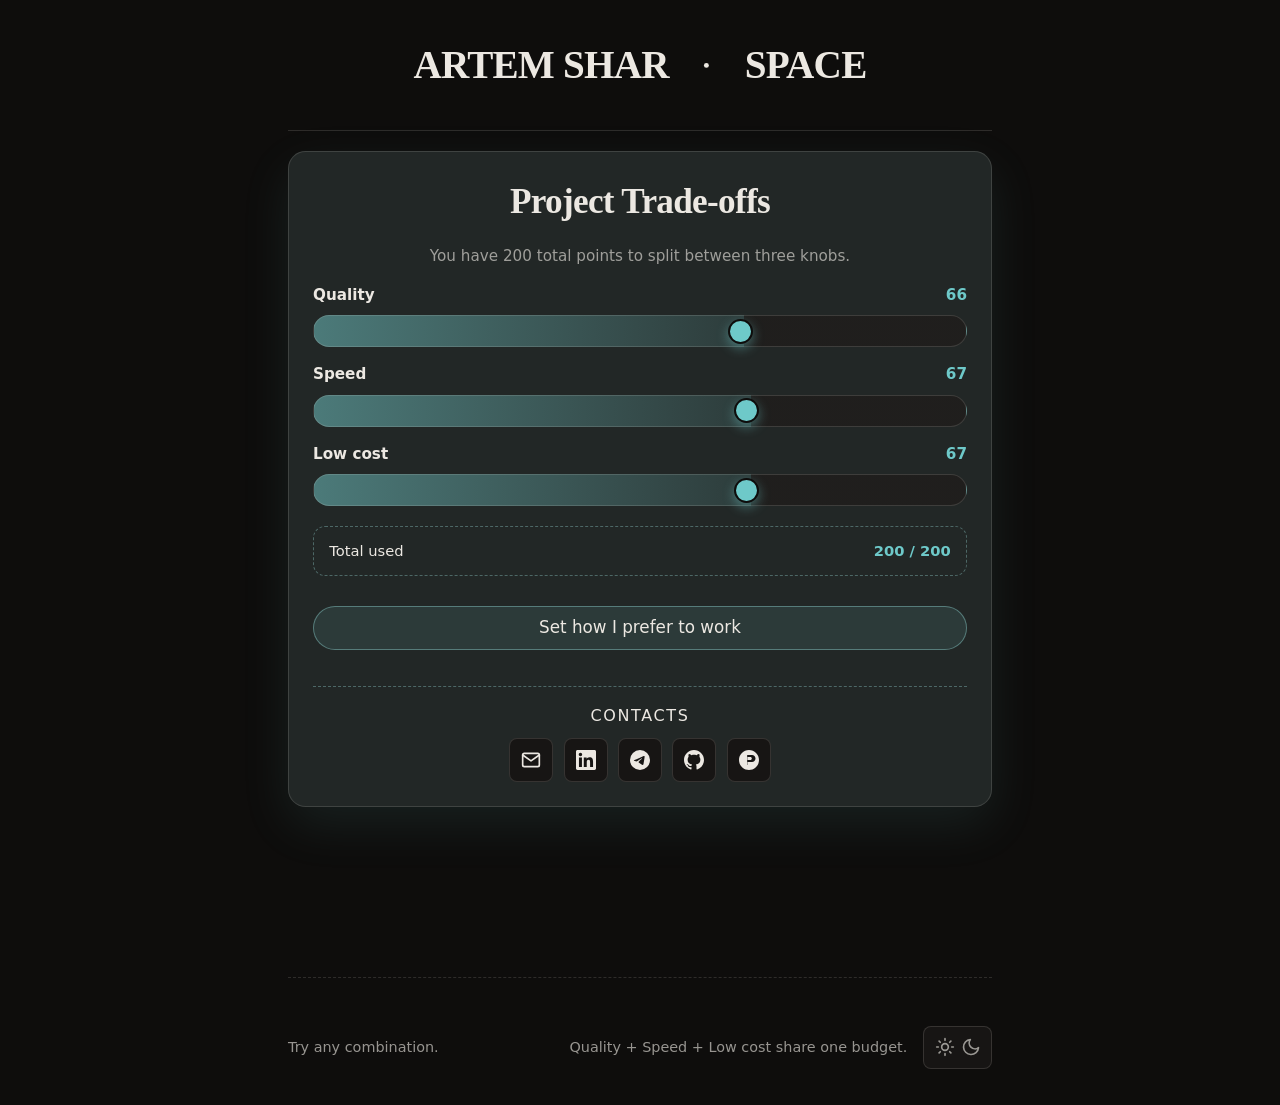
<file: tradeoffs.html>
<!DOCTYPE html>
<html lang="en">
  <head>
    <meta charset="utf-8" />
    <meta name="viewport" content="width=device-width, initial-scale=1" />
    <meta
      name="description"
      content="Interactive project trade-off knobs: quality, speed, and low cost."
    />
    <meta name="color-scheme" content="light dark" />
    <meta name="theme-color" media="(prefers-color-scheme: light)" content="#ffffff" />
    <meta name="theme-color" media="(prefers-color-scheme: dark)" content="#0e0d0c" />
    <link rel="icon" href="icon.svg" type="image/svg+xml" />
    <link rel="stylesheet" href="css/main.css" />
    <link rel="stylesheet" href="css/tradeoffs.css" />
    <script>
      try {
        var t = localStorage.getItem("artemshar.space-theme");
        if (t === "light" || t === "dark") document.documentElement.dataset.theme = t;
      } catch (_) {}
    </script>
    <title>Quality × Speed × Low Cost</title>
  </head>
  <body>
    <a class="skip" href="#main">Skip to content</a>

    <div class="page tradeoffs-page">
      <div class="shell tradeoffs-shell">
        <header class="site-header">
          <a class="wordmark notranslate" href="/" translate="no">Artem Shar<svg class="wordmark-dot" viewBox="0 0 24 24" aria-hidden="true"><circle class="wordmark-dot__ring" cx="12" cy="12" r="8" /><circle class="wordmark-dot__dot" cx="12" cy="12" r="1" /></svg> Space</a>
        </header>
        <main id="main" class="site-main tradeoffs-main">
          <section class="knobs-card" aria-labelledby="knobs-heading">
            <h1 id="knobs-heading" class="knobs-title">Project Trade-offs</h1>
            <p class="knobs-subtitle">You have 200 total points to split between three knobs.</p>

            <ul class="knob-list" aria-label="Trade-off knobs">
              <li class="knob-item">
                <label class="knob-label" for="knob-quality">
                  <span>Quality</span>
                  <output id="value-quality" for="knob-quality">66</output>
                </label>
                <input id="knob-quality" class="knob-slider" data-knob="quality" type="range" min="0" max="100" step="1" value="66" />
              </li>
              <li class="knob-item">
                <label class="knob-label" for="knob-speed">
                  <span>Speed</span>
                  <output id="value-speed" for="knob-speed">67</output>
                </label>
                <input id="knob-speed" class="knob-slider" data-knob="speed" type="range" min="0" max="100" step="1" value="67" />
              </li>
              <li class="knob-item">
                <label class="knob-label" for="knob-lowcost">
                  <span>Low cost</span>
                  <output id="value-lowcost" for="knob-lowcost">67</output>
                </label>
                <input id="knob-lowcost" class="knob-slider" data-knob="lowcost" type="range" min="0" max="100" step="1" value="67" />
              </li>
            </ul>

            <div class="budget-row" aria-live="polite">
              <span>Total used</span>
              <strong><span data-total-used>200</span> / 200</strong>
            </div>
            <button class="tradeoffs-preset" type="button" data-preset-workstyle>
              Set how I prefer to work
            </button>

            <section class="tradeoffs-contacts" id="contact" aria-labelledby="contact-heading" style="text-align: center;">
              <h2 id="contact-heading" class="section-title">Contacts</h2>
              <ul class="contact-list">
                <li>
                  <a href="mailto:artem.ude@gmail.com" rel="me" target="_blank" title="artem.ude@gmail.com">
                    <span class="visually-hidden">Email</span>
                    <svg viewBox="0 0 24 24" width="20" height="20" aria-hidden="true">
                      <use href="icons/sprite.svg#email"></use>
                    </svg>
                  </a>
                </li>
                <li>
                  <a href="https://www.linkedin.com/in/artemshar" rel="me noreferrer" target="_blank" title="@artemshar on LinkedIn">
                    <span class="visually-hidden">LinkedIn</span>
                    <svg viewBox="0 0 24 24" width="20" height="20" aria-hidden="true">
                      <use href="icons/sprite.svg#linkedin"></use>
                    </svg>
                  </a>
                </li>
                <li>
                  <a href="https://t.me/artemshar" rel="me noreferrer" target="_blank" title="Telegram: t.me/artemshar">
                    <span class="visually-hidden">Telegram</span>
                    <svg viewBox="0 0 24 24" width="20" height="20" aria-hidden="true">
                      <use href="icons/sprite.svg#telegram"></use>
                    </svg>
                  </a>
                </li>
                <li>
                  <a href="https://github.com/artemshar" rel="me noreferrer" target="_blank" title="@artemshar on GitHub">
                    <span class="visually-hidden">GitHub</span>
                    <svg viewBox="0 0 24 24" width="20" height="20" aria-hidden="true">
                      <use href="icons/sprite.svg#github"></use>
                    </svg>
                  </a>
                </li>
                <li>
                  <a href="https://www.producthunt.com/@artemshar" rel="me noreferrer" target="_blank" title="@artemshar on Product Hunt">
                    <span class="visually-hidden">Product Hunt</span>
                    <svg viewBox="0 0 24 24" width="20" height="20" aria-hidden="true">
                      <use href="icons/sprite.svg#producthunt"></use>
                    </svg>
                  </a>
                </li>
              </ul>
            </section>
          </section>
        </main>

        <footer class="site-footer tradeoffs-footer">
          <span>Try any combination.</span>
          <div class="footer-end">
            <span>Quality + Speed + Low cost share one budget.</span>
            <button
              type="button"
              class="theme-toggle"
              data-theme-toggle
              aria-label="Theme: Light theme. Click to switch."
              title="Light theme"
            >
              <svg data-icon="sun" viewBox="0 0 24 24" width="20" height="20" aria-hidden="true" hidden>
                <use href="icons/sprite.svg#theme-sun"></use>
              </svg>
              <svg data-icon="moon" viewBox="0 0 24 24" width="20" height="20" aria-hidden="true" hidden>
                <use href="icons/sprite.svg#theme-moon"></use>
              </svg>
            </button>
          </div>
        </footer>
      </div>
    </div>

    <script src="js/theme.js" defer></script>
    <script src="js/tradeoffs.js" defer></script>
  </body>
</html>
</file>
<file: css/main.css>
/* Cascade layers: rules in later-named layers win over earlier ones when specificity ties.
   Order is low → high priority: reset, base, layout, components. */
@layer reset, base, layout, components;

@layer reset {
  *,
  *::before,
  *::after {
    box-sizing: border-box;
  }

  * {
    margin: 0;
  }

  html {
    -webkit-text-size-adjust: 100%;
    text-size-adjust: 100%;
  }

  body {
    min-block-size: 100dvb;
    line-height: 1.5;
  }

  img,
  picture,
  svg {
    display: block;
    max-inline-size: 100%;
  }

  input,
  button,
  textarea,
  select {
    font: inherit;
  }
}

@layer base {
  :root {
    color-scheme: light dark;

    --font-sans: system-ui, "Segoe UI", Roboto, Ubuntu, Cantarell, "Noto Sans", sans-serif;
    --font-display: "Iowan Old Style", "Palatino Linotype", Palatino, "Book Antiqua", ui-serif, Georgia, serif;

    --space-xs: 0.35rem;
    --space-sm: 0.65rem;
    --space-md: 1rem;
    --space-lg: 1.75rem;
    --space-xl: 3rem;
    --space-2xl: clamp(3rem, 8dvi, 6rem);

    --text-sm: 0.9rem;
    --text-base: 1.05rem;
    --text-lg: clamp(1.15rem, 2.5dvi, 1.35rem);
    --text-display: clamp(2.25rem, 6dvi + 1rem, 3.75rem);

    --radius: 0.5rem;
    --content-max: 42rem;

    --ease-out: cubic-bezier(0.22, 1, 0.36, 1);
    --duration: 180ms;
  }

  /* Theme tokens: custom properties (--name) set per color scheme; use via var(--name). */
  :root,
  [data-theme="light"] {
    --bg: #ffffff;
    --bg-elevated: #ffffff;
    --fg: #141210; /* foreground: default text and icon color on --bg */
    --fg-muted: color-mix(in oklab, var(--fg) 58%, transparent);
    --border: color-mix(in oklab, var(--fg) 12%, transparent);
    --accent: #0d5c63;
    --accent-fg: #f4fbfb;
    --glow: color-mix(in oklab, var(--accent) 22%, transparent);
  }

  [data-theme="dark"] {
    color-scheme: dark;
    --bg: #0e0d0c;
    --bg-elevated: #171514;
    --fg: #ece8e2; /* foreground: default text and icon color on --bg */
    --fg-muted: color-mix(in oklab, var(--fg) 62%, transparent);
    --border: color-mix(in oklab, var(--fg) 14%, transparent);
    --accent: #6ec9c9;
    --accent-fg: #041012;
    --glow: color-mix(in oklab, var(--accent) 18%, transparent);
  }

  @media (prefers-color-scheme: dark) {
    :root:not([data-theme]) {
      color-scheme: dark;
      --bg: #0e0d0c;
      --bg-elevated: #171514;
      --fg: #ece8e2; /* foreground: default text and icon color on --bg */
      --fg-muted: color-mix(in oklab, var(--fg) 62%, transparent);
      --border: color-mix(in oklab, var(--fg) 14%, transparent);
      --accent: #6ec9c9;
      --accent-fg: #041012;
      --glow: color-mix(in oklab, var(--accent) 18%, transparent);
    }
  }

  html {
    font-family: var(--font-sans);
    font-size: 100%;
    background: var(--bg);
    color: var(--fg);
    scroll-behavior: smooth;
  }

  @media (prefers-reduced-motion: reduce) {
    html {
      scroll-behavior: auto;
    }
  }

  body {
    font-size: var(--text-base);
    text-rendering: optimizeLegibility;
  }

  ::selection {
    background: var(--glow);
    color: var(--fg);
  }

  :focus-visible {
    outline: 2px solid var(--accent);
    outline-offset: 3px;
  }
}

@layer layout {
  .skip {
    position: absolute;
    inset-inline-start: var(--space-md);
    inset-block-start: var(--space-md);
    padding: var(--space-sm) var(--space-md);
    background: var(--accent);
    color: var(--accent-fg);
    border-radius: var(--radius);
    font-weight: 600;
    text-decoration: none;
    z-index: 100;
    transform: translateY(-200%);
    transition: transform var(--duration) var(--ease-out);
  }

  .skip:focus {
    transform: translateY(0);
  }

  .page {
    min-block-size: 100dvb;
    display: flex;
    flex-direction: column;
  }

  .shell {
    inline-size: min(100% - var(--space-lg) * 2, var(--content-max) + var(--space-xl));
    margin-inline: auto;
    padding-block: var(--space-2xl);
    flex: 1;
    display: flex;
    flex-direction: column;
    gap: var(--space-xl);
  }

  .site-header {
    display: block;
    padding-block-end: var(--space-lg);
    border-block-end: 1px solid var(--border);
  }

  .site-main {
    flex: 1;
    display: flex;
    flex-direction: column;
    gap: var(--space-xl);
  }

  .site-footer {
    padding-block-start: var(--space-xl);
    border-block-start: 1px solid var(--border);
    font-size: var(--text-sm);
    color: var(--fg-muted);
    display: flex;
    flex-wrap: wrap;
    gap: var(--space-md);
    align-items: center;
    justify-content: space-between;
  }

  .footer-end {
    display: flex;
    flex-wrap: wrap;
    align-items: center;
    gap: var(--space-md);
  }
}

@layer components {
  .wordmark {
    display: inline-flex;
    justify-content: center;
    flex-wrap: wrap;
    align-items: center;
    gap: 0.12em;
    inline-size: 100%;
    contain: layout style;
    font-family: var(--font-display);
    font-size: clamp(1.05rem, calc(0.2rem + 4.6vw), 2.45rem);
    font-weight: 600;
    letter-spacing: -0.02em;
    text-decoration: none;
    color: inherit;
    text-transform: uppercase;
  }

  .wordmark-dot {
    flex-shrink: 0;
    inline-size: 1.5em;
    block-size: 1.5em;
    margin-inline: 0.1em;
    transition: margin-inline 0.32s var(--ease-out);
  }

  .wordmark:hover .wordmark-dot {
    margin-inline: 1em;
  }

  @media (hover: none), (pointer: coarse) {
    .wordmark .wordmark-dot {
      margin-inline: 1em;
    }
  }

  @media (prefers-reduced-motion: reduce) {
    .wordmark-dot {
      transition: none;
    }
  }

  .wordmark-dot__ring {
    fill: none;
    stroke: transparent;
    stroke-width: 1;
    transition: stroke 0.32s var(--ease-out);
  }

  .wordmark-dot__dot {
    fill: var(--fg);
  }


  .wordmark:hover .wordmark-dot__ring {
    stroke: var(--fg);
    fill: none;
  }

  @media (hover: none), (pointer: coarse) {
    .wordmark .wordmark-dot__ring {
      stroke: var(--fg);
      fill: none;
    }
  }

  .theme-toggle {
    display: inline-flex;
    align-items: center;
    justify-content: center;
    padding: var(--space-sm);
    border-radius: var(--radius);
    border: 1px solid var(--border);
    background: var(--bg-elevated);
    color: inherit;
    cursor: pointer;
    transition:
      background var(--duration) var(--ease-out),
      border-color var(--duration) var(--ease-out),
      transform var(--duration) var(--ease-out);
    gap: 6px;
  }

  .theme-toggle:hover {
    border-color: color-mix(in oklab, var(--accent) 45%, var(--border));
  }

  .theme-toggle:active {
    transform: scale(0.96);
  }

  .theme-toggle svg {
    inline-size: 1.25rem;
    block-size: 1.25rem;
  }

  .hero {
    display: flex;
    flex-direction: column;
    gap: var(--space-md);
  }

  .hero-intro {
    max-inline-size: 42rem;
    margin-inline: auto;
    padding-inline: 0.5rem;
    margin-block-start: 1rem;
    margin-block-end: 2rem;
    display: flex;
    flex-direction: column;
    align-items: center;
    gap: var(--space-md);
  }

  .hero-avatar-wrap {
    position: relative;
    inline-size: 140px;
    block-size: 140px;
    flex-shrink: 0;
  }

  @media (min-width: 80rem) {
    .hero-avatar-wrap {
      inline-size: 220px;
      block-size: 220px;
    }
  }

  .hero-avatar {
    inline-size: 100%;
    block-size: 100%;
    border-radius: 50%;
    object-fit: cover;
    border: 2px solid #fff;
    box-sizing: border-box;
    opacity: 0;
    transition: opacity 200ms var(--ease-out);
  }

  .hero-avatar.is-loaded {
    opacity: 1;
  }

  .hero-tagline {
    margin: 0;
    font-family: var(--font-sans);
    font-size: var(--text-base);
    font-weight: 200;
    line-height: 1.45;
    text-align: center;
    color: var(--fg);
    max-inline-size: 100%;
  }

  @media (min-width: 48rem) {
    .hero-tagline {
      font-size: 1.5rem;
    }
  }

  .hero-tagline__strong {
    display: inline-flex;
    align-items: center;
    justify-content: center;
    gap: 0.45rem;
    font-weight: 500;
  }

  .hero-tagline__text {
    display: inline-flex;
    align-items: center;
    justify-content: center;
    gap: 0.45rem;
  }

  .hero-tagline__icon {
    display: inline-flex;
    inline-size: 1.05em;
    block-size: 1.05em;
    fill: none;
    stroke: currentColor;
    stroke-width: 1.4;
    stroke-linecap: round;
    stroke-linejoin: round;
    flex: 0 0 auto;
  }

  .hero-tagline__break {
    display: block;
  }

  .hoverhlt {
    color: transparent;
    background-image: linear-gradient(120deg, #7fa9dc 10%, var(--accent) 30%, #9966d3 84%);
    -webkit-background-clip: text;
    background-clip: text;
    filter: brightness(1.15);
  }

  .hoverhlt-secondary {
    color: transparent;
    background-image: linear-gradient(10deg, var(--fg) 30%, var(--accent) 80%, #0bbd64 84%);
    -webkit-background-clip: text;
    background-clip: text;
    filter: brightness(1.15);
  }

  .hero h1 {
    font-family: var(--font-display);
    font-size: var(--text-display);
    font-weight: 600;
    letter-spacing: -0.03em;
    line-height: 1.08;
  }

  .hero .lede {
    font-size: var(--text-lg);
    color: var(--fg-muted);
    max-inline-size: 60ch;
  }

  .hero .lede strong {
    color: var(--fg);
    font-weight: 600;
  }

  .nav-primary {
    display: flex;
    flex-wrap: wrap;
    gap: var(--space-sm);
    margin-block-start: var(--space-md);
    padding: 0;
    list-style: none;
  }

  .nav-primary a {
    display: inline-flex;
    align-items: center;
    gap: var(--space-xs);
    padding: var(--space-sm) var(--space-md);
    border-radius: 999px;
    border: 1px solid var(--border);
    background: var(--bg-elevated);
    color: inherit;
    text-decoration: none;
    font-weight: 500;
    font-size: var(--text-sm);
    transition:
      border-color var(--duration) var(--ease-out),
      background var(--duration) var(--ease-out),
      color var(--duration) var(--ease-out);
  }

  .nav-primary a[aria-current="page"] {
    border-color: color-mix(in oklab, var(--accent) 55%, var(--border));
    background: color-mix(in oklab, var(--accent) 12%, var(--bg-elevated));
    color: var(--fg);
  }

  .nav-primary a:hover {
    border-color: color-mix(in oklab, var(--accent) 45%, var(--border));
  }

  .section-title {
    display: inline-flex;
    align-items: center;
    gap: 0.55rem;
    font-size: 1rem;
    font-weight: 500;
    letter-spacing: 0.1em;
    text-transform: uppercase;
    color: var(--fg);
    line-height: 1;
    margin-block-end: var(--space-md);
  }

  .section-subtitle {
    margin: calc(var(--space-md) * -0.6) 0 var(--space-md);
    font-size: var(--text-sm);
    line-height: 1.45;
    color: var(--fg-muted);
    max-inline-size: 72ch;
  }

  summary {
    cursor: pointer;
  }

  .contact-list {
    display: flex;
    flex-wrap: wrap;
    justify-content: center;
    gap: var(--space-sm);
    list-style: none;
    padding: 0;
  }

  .contact-list a {
    display: inline-flex;
    align-items: center;
    justify-content: center;
    inline-size: 2.75rem;
    block-size: 2.75rem;
    border-radius: var(--radius);
    border: 1px solid var(--border);
    background: var(--bg-elevated);
    color: inherit;
    text-decoration: none;
    transition:
      border-color var(--duration) var(--ease-out),
      background var(--duration) var(--ease-out),
      transform var(--duration) var(--ease-out);
  }

  .contact-list a:hover {
    border-color: var(--accent);
    transform: translateY(-2px);
  }

  .contact-list svg {
    inline-size: 1.25rem;
    block-size: 1.25rem;
  }

  .experience-list {
    list-style: none;
    padding: 0;
    margin: 0;
    display: grid;
    gap: 0;
    border-block: 1px solid var(--border);
  }

  .experience-item {
    padding-block: 0.75rem;
    border-block-end: 1px solid var(--border);
  }

  .experience-item:last-child {
    border-block-end: 0;
  }

  .experience-item__title {
    font-size: 0.98rem;
    line-height: 1.35;
    color: var(--fg);
  }

  .experience-item__period {
    margin-block-start: 0.1rem;
    font-size: var(--text-sm);
    letter-spacing: 0.02em;
    color: var(--fg-muted);
  }

  .experience-item__description {
    margin-block-start: 0.3rem;
    max-inline-size: 70ch;
    font-size: var(--text-sm);
    line-height: 1.45;
    color: var(--fg-muted);
  }

  .projects-grid {
    display: grid;
    gap: var(--space-sm);
    list-style: none;
    padding: 0;
    margin: 0;
  }
  
  .projects-grid > li .project-card {
    text-align: center;
    align-items: center;
  }

  .project-card {
    display: flex;
    flex-direction: column;
    gap: var(--space-xs);
    min-block-size: 7.5rem;
    padding: var(--space-md);
    border-radius: var(--radius);
    border: 1px solid var(--border);
    background: var(--bg-elevated);
    color: inherit;
    text-decoration: none;
    transition:
      border-color var(--duration) var(--ease-out),
      background var(--duration) var(--ease-out),
      transform var(--duration) var(--ease-out);
  }

  .project-card__icon {
    inline-size: 2.25rem;
    block-size: 2.25rem;
    color: var(--fg);
    flex-shrink: 0;
    margin-block-end: 0.2rem;
  }

  .project-card:hover {
    border-color: color-mix(in oklab, var(--accent) 45%, var(--border));
    transform: translateY(-2px);
  }

  .project-card__title {
    font-size: 1rem;
    font-weight: 600;
    color: var(--fg);
    text-transform: uppercase;
  }

  .project-card__description {
    font-size: var(--text-sm);
    line-height: 1.45;
    color: var(--fg-muted);
    max-inline-size: 58ch;
  }

  .stack-grid {
    list-style: none;
    margin: 0;
    padding: 0;
    display: grid;
    grid-template-columns: repeat(2, minmax(0, 1fr));
    gap: 0.55rem;
  }

  @media (min-width: 38rem) {
    .stack-grid {
      grid-template-columns: repeat(3, minmax(0, 1fr));
    }
  }

  @media (min-width: 56rem) {
    .stack-grid {
      grid-template-columns: repeat(4, minmax(0, 1fr));
    }
  }

  .stack-chip {
    display: flex;
    align-items: center;
    gap: 0.5rem;
    min-block-size: 2.75rem;
    padding: 0.5rem 0.65rem;
    border: 1px solid var(--border);
    border-radius: var(--radius);
    background: var(--bg-elevated);
    color: inherit;
    text-decoration: none;
    font-size: 0.88rem;
    line-height: 1.2;
    transition:
      border-color var(--duration) var(--ease-out),
      transform var(--duration) var(--ease-out);
  }

  .stack-chip:hover {
    border-color: color-mix(in oklab, var(--accent) 45%, var(--border));
    transform: translateY(-1px);
  }

  .stack-chip img {
    inline-size: 1.4rem;
    block-size: 1.4rem;
    flex-shrink: 0;
  }

  .visually-hidden {
    position: absolute;
    inline-size: 1px;
    block-size: 1px;
    padding: 0;
    margin: -1px;
    overflow: hidden;
    clip: rect(0, 0, 0, 0);
    white-space: nowrap;
    border: 0;
  }

  .ticker-wrapper {
    margin-block-start: var(--space-lg);
    margin-inline: calc(var(--space-lg) * -2);
    padding-block: var(--space-lg);
    position: relative;
  }

  .ticker-wrapper::before,
  .ticker-wrapper::after {
    content: '';
    position: absolute;
    inset-block: 0;
    inline-size: 4.5rem;
    z-index: 1;
    pointer-events: none;
  }

  .ticker-wrapper::before {
    inset-inline-start: 0;
    background: linear-gradient(to right, var(--bg) 0%, transparent 100%);
  }

  .ticker-wrapper::after {
    inset-inline-end: 0;
    background: linear-gradient(to left, var(--bg) 0%, transparent 100%);
  }

  .ticker {
    display: flex;
    overflow-x: auto;
    overflow-y: hidden;
    overscroll-behavior-x: contain;
    scroll-snap-type: x mandatory;
    -webkit-overflow-scrolling: touch;
    touch-action: pan-x;
    cursor: grab;
    user-select: none;
    scrollbar-width: none;
    -ms-overflow-style: none;
    padding-inline: var(--space-lg);
  }

  .ticker.is-animating {
    scroll-snap-type: none;
  }

  .ticker::-webkit-scrollbar {
    display: none;
  }

  .ticker:active {
    cursor: grabbing;
  }

  .ticker:focus-visible {
    outline: 2px solid var(--accent);
    outline-offset: 4px;
  }

  .ticker-track {
    display: flex;
    gap: 2rem;
    align-items: center;
    flex-shrink: 0;
    min-inline-size: max-content;
    padding-inline-end: 2rem;
  }

  .ticker-item {
    display: flex;
    flex-direction: column;
    align-items: center;
    justify-content: center;
    gap: 0.4rem;
    flex-shrink: 0;
    text-align: center;
    scroll-snap-align: start;
    min-inline-size: 4.25rem;
  }

  .ticker-item img {
    inline-size: 1.5rem;
    block-size: 1.5rem;
    flex-shrink: 0;
    opacity: 0.8;
    transition: opacity var(--duration) var(--ease-out), filter var(--duration) var(--ease-out), transform var(--duration) var(--ease-out);
    filter: grayscale(0.2);
    pointer-events: none;
  }

  .ticker-item:hover img {
    opacity: 1;
    filter: grayscale(0);
    transform: scale(1.1);
  }

  .ticker-item span {
    font-size: 0.7rem;
    color: var(--fg-muted);
    white-space: nowrap;
    transition: color var(--duration) var(--ease-out);
  }

  .ticker-item:hover span {
    color: var(--fg);
  }

  @media (prefers-reduced-motion: reduce) {
    .ticker-item:hover img {
      transform: none;
    }
  }

  @media (min-width: 48rem) {
    .ticker-item {
      min-inline-size: 4.75rem;
    }
    .ticker-item img {
      inline-size: 1.75rem;
      block-size: 1.75rem;
    }
    .ticker-item span {
      font-size: 0.75rem;
    }
  }
}
</file>
<file: css/tradeoffs.css>
@layer layout, components;

@layer layout {
  .tradeoffs-page {
    display: grid;
    place-items: center;
    min-block-size: 100dvb;
  }

  .tradeoffs-shell {
    inline-size: min(100% - 2rem, 44rem);
    padding-block: clamp(1.5rem, 4dvh, 3.5rem);
    gap: 1.25rem;
  }

  .tradeoffs-main {
    justify-content: center;
  }
}

@layer components {
  .knobs-card {
    background: color-mix(in oklab, var(--bg-elevated) 88%, var(--accent) 12%);
    border: 1px solid var(--border);
    border-radius: 1.1rem;
    padding: clamp(1rem, 3.5dvw, 1.5rem);
    box-shadow: 0 18px 50px color-mix(in oklab, var(--accent) 10%, transparent);
    display: grid;
    gap: 1rem;
    margin-bottom: 150px;
  }

  .knobs-title {
    font-family: var(--font-display);
    font-size: clamp(1.5rem, 2.3dvw + 0.9rem, 2.2rem);
    letter-spacing: -0.02em;
    text-align: center;
  }

  .knobs-subtitle {
    text-align: center;
    color: var(--fg-muted);
    font-size: 0.95rem;
  }

  .knob-list {
    list-style: none;
    padding: 0;
    display: grid;
    gap: 1rem;
  }

  .knob-item {
    display: grid;
    gap: 0.55rem;
  }

  .knob-label {
    display: flex;
    align-items: center;
    justify-content: space-between;
    font-size: 0.95rem;
    font-weight: 600;
  }

  .knob-label output {
    min-inline-size: 2.2rem;
    text-align: end;
    color: var(--accent);
    font-variant-numeric: tabular-nums;
  }

  .knob-slider {
    appearance: none;
    inline-size: 100%;
    block-size: 2rem;
    border-radius: 999px;
    background:
      linear-gradient(
        90deg,
        color-mix(in oklab, var(--accent) 60%, var(--bg-elevated)) 0%,
        color-mix(in oklab, var(--accent) 25%, var(--bg-elevated)) var(--fill, 66%),
        color-mix(in oklab, var(--fg) 10%, var(--bg)) var(--fill, 66%)
      );
    border: 1px solid color-mix(in oklab, var(--fg) 15%, transparent);
    outline: none;
    transition: border-color 160ms var(--ease-out), box-shadow 160ms var(--ease-out);
  }

  .knob-slider:hover {
    border-color: color-mix(in oklab, var(--accent) 40%, var(--border));
  }

  .knob-slider:focus-visible {
    box-shadow: 0 0 0 3px color-mix(in oklab, var(--accent) 35%, transparent);
  }

  .knob-slider::-webkit-slider-thumb {
    appearance: none;
    inline-size: 1.55rem;
    block-size: 1.55rem;
    border-radius: 50%;
    border: 2px solid var(--bg);
    background: var(--accent);
    box-shadow: 0 4px 12px color-mix(in oklab, var(--accent) 45%, transparent);
    cursor: pointer;
  }

  .knob-slider::-moz-range-thumb {
    inline-size: 1.55rem;
    block-size: 1.55rem;
    border-radius: 50%;
    border: 2px solid var(--bg);
    background: var(--accent);
    box-shadow: 0 4px 12px color-mix(in oklab, var(--accent) 45%, transparent);
    cursor: pointer;
  }

  .budget-row {
    margin-block-start: 0.25rem;
    padding: 0.8rem 0.95rem;
    border-radius: 0.75rem;
    border: 1px dashed color-mix(in oklab, var(--accent) 28%, var(--border));
    display: flex;
    justify-content: space-between;
    gap: 0.75rem;
    font-size: 0.92rem;
  }

  .budget-row strong {
    font-variant-numeric: tabular-nums;
    color: var(--accent);
  }

  .tradeoffs-preset {
    margin-top: 0.85rem;
    border: 1px solid color-mix(in oklab, var(--accent) 35%, var(--border));
    background: color-mix(in oklab, var(--accent) 24%, var(--bg-elevated));
    color: var(--fg);
    border-radius: 999px;
    padding: 0.55rem 1rem;
    font: inherit;
    cursor: pointer;
    transition: filter 160ms var(--ease-out), transform 160ms var(--ease-out);
  }

  .tradeoffs-preset:hover {
    filter: brightness(1.05);
    transform: translateY(-1px);
  }

  .tradeoffs-contacts {
    margin-top: 1.25rem;
    padding-top: 1rem;
    border-top: 1px dashed color-mix(in oklab, var(--accent) 28%, var(--border));
  }

  .tradeoffs-contacts .section-title {
    margin-block-end: 0.85rem;
  }

  .tradeoffs-footer {
    border-block-start-style: dashed;
  }
}
</file>
